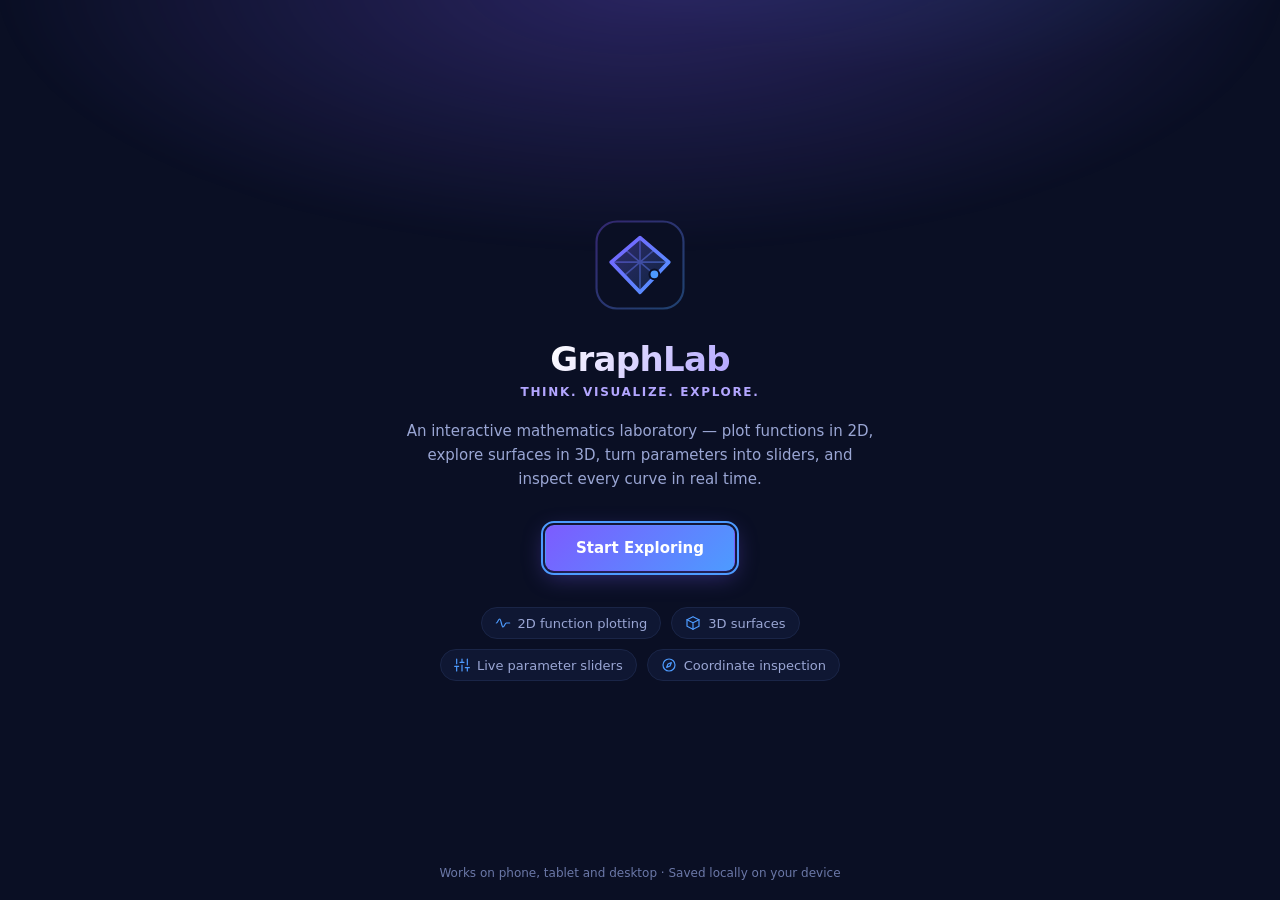
<file: index.html>
<!doctype html>
<html lang="en">
  <head>
    <meta charset="UTF-8" />
    <meta name="viewport" content="width=device-width, initial-scale=1.0, maximum-scale=1.0, user-scalable=no, viewport-fit=cover" />
    <meta name="theme-color" content="#0a0f24" />
    <meta name="mobile-web-app-capable" content="yes" />
    <meta name="apple-mobile-web-app-capable" content="yes" />
    <meta name="apple-mobile-web-app-status-bar-style" content="black-translucent" />
    <meta name="apple-mobile-web-app-title" content="GraphLab" />
    <link rel="manifest" href="./manifest.webmanifest" />
    <link rel="apple-touch-icon" href="./icons/apple-touch-icon.png" />
    <meta
      name="description"
      content="GraphLab - an interactive mathematics laboratory for exploring equations, functions and calculus."
    />
    <title>GraphLab - Think. Visualize. Explore.</title>
    <link rel="icon" type="image/png" sizes="32x32" href="./icons/favicon-32.png" />
    <link
      rel="icon"
      type="image/svg+xml"
      href="data:image/svg+xml,%3Csvg xmlns='http://www.w3.org/2000/svg' viewBox='0 0 64 64'%3E%3Crect width='64' height='64' rx='14' fill='%230a0f24'/%3E%3Cpath d='M12 46 L30 20 L44 38 L52 24' fill='none' stroke='%237c5cff' stroke-width='5' stroke-linecap='round' stroke-linejoin='round'/%3E%3Ccircle cx='30' cy='20' r='4.5' fill='%234d9bff'/%3E%3C/svg%3E"
    />
    <script type="module" crossorigin src="./assets/index-ByjTJtnn.js"></script>
    <link rel="stylesheet" crossorigin href="./assets/index-B2sHhLZY.css">
  </head>
  <body>
    <div id="root"></div>
  </body>
</html>
</file>
<file: assets/index-B2sHhLZY.css>
@font-face{font-display:block;font-family:KaTeX_AMS;font-style:normal;font-weight:400;src:url(./KaTeX_AMS-Regular-BQhdFMY1.woff2) format("woff2"),url(./KaTeX_AMS-Regular-DMm9YOAa.woff) format("woff"),url(./KaTeX_AMS-Regular-DRggAlZN.ttf) format("truetype")}@font-face{font-display:block;font-family:KaTeX_Caligraphic;font-style:normal;font-weight:700;src:url(./KaTeX_Caligraphic-Bold-Dq_IR9rO.woff2) format("woff2"),url(./KaTeX_Caligraphic-Bold-BEiXGLvX.woff) format("woff"),url(./KaTeX_Caligraphic-Bold-ATXxdsX0.ttf) format("truetype")}@font-face{font-display:block;font-family:KaTeX_Caligraphic;font-style:normal;font-weight:400;src:url(./KaTeX_Caligraphic-Regular-Di6jR-x-.woff2) format("woff2"),url(./KaTeX_Caligraphic-Regular-CTRA-rTL.woff) format("woff"),url(./KaTeX_Caligraphic-Regular-wX97UBjC.ttf) format("truetype")}@font-face{font-display:block;font-family:KaTeX_Fraktur;font-style:normal;font-weight:700;src:url(./KaTeX_Fraktur-Bold-CL6g_b3V.woff2) format("woff2"),url(./KaTeX_Fraktur-Bold-BsDP51OF.woff) format("woff"),url(./KaTeX_Fraktur-Bold-BdnERNNW.ttf) format("truetype")}@font-face{font-display:block;font-family:KaTeX_Fraktur;font-style:normal;font-weight:400;src:url(./KaTeX_Fraktur-Regular-CTYiF6lA.woff2) format("woff2"),url(./KaTeX_Fraktur-Regular-Dxdc4cR9.woff) format("woff"),url(./KaTeX_Fraktur-Regular-CB_wures.ttf) format("truetype")}@font-face{font-display:block;font-family:KaTeX_Main;font-style:normal;font-weight:700;src:url(./KaTeX_Main-Bold-Cx986IdX.woff2) format("woff2"),url(./KaTeX_Main-Bold-Jm3AIy58.woff) format("woff"),url(./KaTeX_Main-Bold-waoOVXN0.ttf) format("truetype")}@font-face{font-display:block;font-family:KaTeX_Main;font-style:italic;font-weight:700;src:url(./KaTeX_Main-BoldItalic-DxDJ3AOS.woff2) format("woff2"),url(./KaTeX_Main-BoldItalic-SpSLRI95.woff) format("woff"),url(./KaTeX_Main-BoldItalic-DzxPMmG6.ttf) format("truetype")}@font-face{font-display:block;font-family:KaTeX_Main;font-style:italic;font-weight:400;src:url(./KaTeX_Main-Italic-NWA7e6Wa.woff2) format("woff2"),url(./KaTeX_Main-Italic-BMLOBm91.woff) format("woff"),url(./KaTeX_Main-Italic-3WenGoN9.ttf) format("truetype")}@font-face{font-display:block;font-family:KaTeX_Main;font-style:normal;font-weight:400;src:url(./KaTeX_Main-Regular-B22Nviop.woff2) format("woff2"),url(./KaTeX_Main-Regular-Dr94JaBh.woff) format("woff"),url(./KaTeX_Main-Regular-ypZvNtVU.ttf) format("truetype")}@font-face{font-display:block;font-family:KaTeX_Math;font-style:italic;font-weight:700;src:url(./KaTeX_Math-BoldItalic-CZnvNsCZ.woff2) format("woff2"),url(./KaTeX_Math-BoldItalic-iY-2wyZ7.woff) format("woff"),url(./KaTeX_Math-BoldItalic-B3XSjfu4.ttf) format("truetype")}@font-face{font-display:block;font-family:KaTeX_Math;font-style:italic;font-weight:400;src:url(./KaTeX_Math-Italic-t53AETM-.woff2) format("woff2"),url(./KaTeX_Math-Italic-DA0__PXp.woff) format("woff"),url(./KaTeX_Math-Italic-flOr_0UB.ttf) format("truetype")}@font-face{font-display:block;font-family:KaTeX_SansSerif;font-style:normal;font-weight:700;src:url(./KaTeX_SansSerif-Bold-D1sUS0GD.woff2) format("woff2"),url(./KaTeX_SansSerif-Bold-DbIhKOiC.woff) format("woff"),url(./KaTeX_SansSerif-Bold-CFMepnvq.ttf) format("truetype")}@font-face{font-display:block;font-family:KaTeX_SansSerif;font-style:italic;font-weight:400;src:url(./KaTeX_SansSerif-Italic-C3H0VqGB.woff2) format("woff2"),url(./KaTeX_SansSerif-Italic-DN2j7dab.woff) format("woff"),url(./KaTeX_SansSerif-Italic-YYjJ1zSn.ttf) format("truetype")}@font-face{font-display:block;font-family:KaTeX_SansSerif;font-style:normal;font-weight:400;src:url(./KaTeX_SansSerif-Regular-DDBCnlJ7.woff2) format("woff2"),url(./KaTeX_SansSerif-Regular-CS6fqUqJ.woff) format("woff"),url(./KaTeX_SansSerif-Regular-BNo7hRIc.ttf) format("truetype")}@font-face{font-display:block;font-family:KaTeX_Script;font-style:normal;font-weight:400;src:url(./KaTeX_Script-Regular-D3wIWfF6.woff2) format("woff2"),url(./KaTeX_Script-Regular-D5yQViql.woff) format("woff"),url(./KaTeX_Script-Regular-C5JkGWo-.ttf) format("truetype")}@font-face{font-display:block;font-family:KaTeX_Size1;font-style:normal;font-weight:400;src:url(./KaTeX_Size1-Regular-mCD8mA8B.woff2) format("woff2"),url(./KaTeX_Size1-Regular-C195tn64.woff) format("woff"),url(./KaTeX_Size1-Regular-Dbsnue_I.ttf) format("truetype")}@font-face{font-display:block;font-family:KaTeX_Size2;font-style:normal;font-weight:400;src:url(./KaTeX_Size2-Regular-Dy4dx90m.woff2) format("woff2"),url(./KaTeX_Size2-Regular-oD1tc_U0.woff) format("woff"),url(./KaTeX_Size2-Regular-B7gKUWhC.ttf) format("truetype")}@font-face{font-display:block;font-family:KaTeX_Size3;font-style:normal;font-weight:400;src:url([data-uri]) format("woff2"),url(./KaTeX_Size3-Regular-CTq5MqoE.woff) format("woff"),url(./KaTeX_Size3-Regular-DgpXs0kz.ttf) format("truetype")}@font-face{font-display:block;font-family:KaTeX_Size4;font-style:normal;font-weight:400;src:url(./KaTeX_Size4-Regular-Dl5lxZxV.woff2) format("woff2"),url(./KaTeX_Size4-Regular-BF-4gkZK.woff) format("woff"),url(./KaTeX_Size4-Regular-DWFBv043.ttf) format("truetype")}@font-face{font-display:block;font-family:KaTeX_Typewriter;font-style:normal;font-weight:400;src:url(./KaTeX_Typewriter-Regular-CO6r4hn1.woff2) format("woff2"),url(./KaTeX_Typewriter-Regular-C0xS9mPB.woff) format("woff"),url(./KaTeX_Typewriter-Regular-D3Ib7_Hf.ttf) format("truetype")}.katex{font: 1.21em KaTeX_Main,Times New Roman,serif;line-height:1.2;position:relative;text-indent:0;text-rendering:auto}.katex *{-ms-high-contrast-adjust:none!important;border-color:currentColor}.katex .katex-version:after{content:"0.16.47"}.katex .katex-mathml{border:0;-webkit-clip-path:inset(50%);clip-path:inset(50%);height:1px;overflow:hidden;padding:0;position:absolute;width:1px}.katex .katex-html>.newline{display:block}.katex .base{position:relative;white-space:nowrap;width:-webkit-min-content;width:-moz-min-content;width:min-content}.katex .base,.katex .strut{display:inline-block}.katex .textbf{font-weight:700}.katex .textit{font-style:italic}.katex .textrm{font-family:KaTeX_Main}.katex .textsf{font-family:KaTeX_SansSerif}.katex .texttt{font-family:KaTeX_Typewriter}.katex .mathnormal{font-family:KaTeX_Math;font-style:italic}.katex .mathit{font-family:KaTeX_Main;font-style:italic}.katex .mathrm{font-style:normal}.katex .mathbf{font-family:KaTeX_Main;font-weight:700}.katex .boldsymbol{font-family:KaTeX_Math;font-style:italic;font-weight:700}.katex .amsrm,.katex .mathbb,.katex .textbb{font-family:KaTeX_AMS}.katex .mathcal{font-family:KaTeX_Caligraphic}.katex .mathfrak,.katex .textfrak{font-family:KaTeX_Fraktur}.katex .mathboldfrak,.katex .textboldfrak{font-family:KaTeX_Fraktur;font-weight:700}.katex .mathtt{font-family:KaTeX_Typewriter}.katex .mathscr,.katex .textscr{font-family:KaTeX_Script}.katex .mathsf,.katex .textsf{font-family:KaTeX_SansSerif}.katex .mathboldsf,.katex .textboldsf{font-family:KaTeX_SansSerif;font-weight:700}.katex .mathitsf,.katex .mathsfit,.katex .textitsf{font-family:KaTeX_SansSerif;font-style:italic}.katex .mainrm{font-family:KaTeX_Main;font-style:normal}.katex .vlist-t{border-collapse:collapse;display:inline-table;table-layout:fixed}.katex .vlist-r{display:table-row}.katex .vlist{display:table-cell;position:relative;vertical-align:bottom}.katex .vlist>span{display:block;height:0;position:relative}.katex .vlist>span>span{display:inline-block}.katex .vlist>span>.pstrut{overflow:hidden;width:0}.katex .vlist-t2{margin-right:-2px}.katex .vlist-s{display:table-cell;font-size:1px;min-width:2px;vertical-align:bottom;width:2px}.katex .vbox{align-items:baseline;display:inline-flex;flex-direction:column}.katex .hbox{width:100%}.katex .hbox,.katex .thinbox{display:inline-flex;flex-direction:row}.katex .thinbox{max-width:0;width:0}.katex .msupsub{text-align:left}.katex .mfrac>span>span{text-align:center}.katex .mfrac .frac-line{border-bottom-style:solid;display:inline-block;width:100%}.katex .hdashline,.katex .hline,.katex .mfrac .frac-line,.katex .overline .overline-line,.katex .rule,.katex .underline .underline-line{min-height:1px}.katex .mspace{display:inline-block}.katex .smash{display:inline;line-height:0}.katex .clap,.katex .llap,.katex .rlap{position:relative;width:0}.katex .clap>.inner,.katex .llap>.inner,.katex .rlap>.inner{position:absolute}.katex .clap>.fix,.katex .llap>.fix,.katex .rlap>.fix{display:inline-block}.katex .llap>.inner{right:0}.katex .clap>.inner,.katex .rlap>.inner{left:0}.katex .clap>.inner>span{margin-left:-50%;margin-right:50%}.katex .rule{border:0 solid;display:inline-block;position:relative}.katex .hline,.katex .overline .overline-line,.katex .underline .underline-line{border-bottom-style:solid;display:inline-block;width:100%}.katex .hdashline{border-bottom-style:dashed;display:inline-block;width:100%}.katex .sqrt>.root{margin-left:.2777777778em;margin-right:-.5555555556em}.katex .fontsize-ensurer.reset-size1.size1,.katex .sizing.reset-size1.size1{font-size:1em}.katex .fontsize-ensurer.reset-size1.size2,.katex .sizing.reset-size1.size2{font-size:1.2em}.katex .fontsize-ensurer.reset-size1.size3,.katex .sizing.reset-size1.size3{font-size:1.4em}.katex .fontsize-ensurer.reset-size1.size4,.katex .sizing.reset-size1.size4{font-size:1.6em}.katex .fontsize-ensurer.reset-size1.size5,.katex .sizing.reset-size1.size5{font-size:1.8em}.katex .fontsize-ensurer.reset-size1.size6,.katex .sizing.reset-size1.size6{font-size:2em}.katex .fontsize-ensurer.reset-size1.size7,.katex .sizing.reset-size1.size7{font-size:2.4em}.katex .fontsize-ensurer.reset-size1.size8,.katex .sizing.reset-size1.size8{font-size:2.88em}.katex .fontsize-ensurer.reset-size1.size9,.katex .sizing.reset-size1.size9{font-size:3.456em}.katex .fontsize-ensurer.reset-size1.size10,.katex .sizing.reset-size1.size10{font-size:4.148em}.katex .fontsize-ensurer.reset-size1.size11,.katex .sizing.reset-size1.size11{font-size:4.976em}.katex .fontsize-ensurer.reset-size2.size1,.katex .sizing.reset-size2.size1{font-size:.8333333333em}.katex .fontsize-ensurer.reset-size2.size2,.katex .sizing.reset-size2.size2{font-size:1em}.katex .fontsize-ensurer.reset-size2.size3,.katex .sizing.reset-size2.size3{font-size:1.1666666667em}.katex .fontsize-ensurer.reset-size2.size4,.katex .sizing.reset-size2.size4{font-size:1.3333333333em}.katex .fontsize-ensurer.reset-size2.size5,.katex .sizing.reset-size2.size5{font-size:1.5em}.katex .fontsize-ensurer.reset-size2.size6,.katex .sizing.reset-size2.size6{font-size:1.6666666667em}.katex .fontsize-ensurer.reset-size2.size7,.katex .sizing.reset-size2.size7{font-size:2em}.katex .fontsize-ensurer.reset-size2.size8,.katex .sizing.reset-size2.size8{font-size:2.4em}.katex .fontsize-ensurer.reset-size2.size9,.katex .sizing.reset-size2.size9{font-size:2.88em}.katex .fontsize-ensurer.reset-size2.size10,.katex .sizing.reset-size2.size10{font-size:3.4566666667em}.katex .fontsize-ensurer.reset-size2.size11,.katex .sizing.reset-size2.size11{font-size:4.1466666667em}.katex .fontsize-ensurer.reset-size3.size1,.katex .sizing.reset-size3.size1{font-size:.7142857143em}.katex .fontsize-ensurer.reset-size3.size2,.katex .sizing.reset-size3.size2{font-size:.8571428571em}.katex .fontsize-ensurer.reset-size3.size3,.katex .sizing.reset-size3.size3{font-size:1em}.katex .fontsize-ensurer.reset-size3.size4,.katex .sizing.reset-size3.size4{font-size:1.1428571429em}.katex .fontsize-ensurer.reset-size3.size5,.katex .sizing.reset-size3.size5{font-size:1.2857142857em}.katex .fontsize-ensurer.reset-size3.size6,.katex .sizing.reset-size3.size6{font-size:1.4285714286em}.katex .fontsize-ensurer.reset-size3.size7,.katex .sizing.reset-size3.size7{font-size:1.7142857143em}.katex .fontsize-ensurer.reset-size3.size8,.katex .sizing.reset-size3.size8{font-size:2.0571428571em}.katex .fontsize-ensurer.reset-size3.size9,.katex .sizing.reset-size3.size9{font-size:2.4685714286em}.katex .fontsize-ensurer.reset-size3.size10,.katex .sizing.reset-size3.size10{font-size:2.9628571429em}.katex .fontsize-ensurer.reset-size3.size11,.katex .sizing.reset-size3.size11{font-size:3.5542857143em}.katex .fontsize-ensurer.reset-size4.size1,.katex .sizing.reset-size4.size1{font-size:.625em}.katex .fontsize-ensurer.reset-size4.size2,.katex .sizing.reset-size4.size2{font-size:.75em}.katex .fontsize-ensurer.reset-size4.size3,.katex .sizing.reset-size4.size3{font-size:.875em}.katex .fontsize-ensurer.reset-size4.size4,.katex .sizing.reset-size4.size4{font-size:1em}.katex .fontsize-ensurer.reset-size4.size5,.katex .sizing.reset-size4.size5{font-size:1.125em}.katex .fontsize-ensurer.reset-size4.size6,.katex .sizing.reset-size4.size6{font-size:1.25em}.katex .fontsize-ensurer.reset-size4.size7,.katex .sizing.reset-size4.size7{font-size:1.5em}.katex .fontsize-ensurer.reset-size4.size8,.katex .sizing.reset-size4.size8{font-size:1.8em}.katex .fontsize-ensurer.reset-size4.size9,.katex .sizing.reset-size4.size9{font-size:2.16em}.katex .fontsize-ensurer.reset-size4.size10,.katex .sizing.reset-size4.size10{font-size:2.5925em}.katex .fontsize-ensurer.reset-size4.size11,.katex .sizing.reset-size4.size11{font-size:3.11em}.katex .fontsize-ensurer.reset-size5.size1,.katex .sizing.reset-size5.size1{font-size:.5555555556em}.katex .fontsize-ensurer.reset-size5.size2,.katex .sizing.reset-size5.size2{font-size:.6666666667em}.katex .fontsize-ensurer.reset-size5.size3,.katex .sizing.reset-size5.size3{font-size:.7777777778em}.katex .fontsize-ensurer.reset-size5.size4,.katex .sizing.reset-size5.size4{font-size:.8888888889em}.katex .fontsize-ensurer.reset-size5.size5,.katex .sizing.reset-size5.size5{font-size:1em}.katex .fontsize-ensurer.reset-size5.size6,.katex .sizing.reset-size5.size6{font-size:1.1111111111em}.katex .fontsize-ensurer.reset-size5.size7,.katex .sizing.reset-size5.size7{font-size:1.3333333333em}.katex .fontsize-ensurer.reset-size5.size8,.katex .sizing.reset-size5.size8{font-size:1.6em}.katex .fontsize-ensurer.reset-size5.size9,.katex .sizing.reset-size5.size9{font-size:1.92em}.katex .fontsize-ensurer.reset-size5.size10,.katex .sizing.reset-size5.size10{font-size:2.3044444444em}.katex .fontsize-ensurer.reset-size5.size11,.katex .sizing.reset-size5.size11{font-size:2.7644444444em}.katex .fontsize-ensurer.reset-size6.size1,.katex .sizing.reset-size6.size1{font-size:.5em}.katex .fontsize-ensurer.reset-size6.size2,.katex .sizing.reset-size6.size2{font-size:.6em}.katex .fontsize-ensurer.reset-size6.size3,.katex .sizing.reset-size6.size3{font-size:.7em}.katex .fontsize-ensurer.reset-size6.size4,.katex .sizing.reset-size6.size4{font-size:.8em}.katex .fontsize-ensurer.reset-size6.size5,.katex .sizing.reset-size6.size5{font-size:.9em}.katex .fontsize-ensurer.reset-size6.size6,.katex .sizing.reset-size6.size6{font-size:1em}.katex .fontsize-ensurer.reset-size6.size7,.katex .sizing.reset-size6.size7{font-size:1.2em}.katex .fontsize-ensurer.reset-size6.size8,.katex .sizing.reset-size6.size8{font-size:1.44em}.katex .fontsize-ensurer.reset-size6.size9,.katex .sizing.reset-size6.size9{font-size:1.728em}.katex .fontsize-ensurer.reset-size6.size10,.katex .sizing.reset-size6.size10{font-size:2.074em}.katex .fontsize-ensurer.reset-size6.size11,.katex .sizing.reset-size6.size11{font-size:2.488em}.katex .fontsize-ensurer.reset-size7.size1,.katex .sizing.reset-size7.size1{font-size:.4166666667em}.katex .fontsize-ensurer.reset-size7.size2,.katex .sizing.reset-size7.size2{font-size:.5em}.katex .fontsize-ensurer.reset-size7.size3,.katex .sizing.reset-size7.size3{font-size:.5833333333em}.katex .fontsize-ensurer.reset-size7.size4,.katex .sizing.reset-size7.size4{font-size:.6666666667em}.katex .fontsize-ensurer.reset-size7.size5,.katex .sizing.reset-size7.size5{font-size:.75em}.katex .fontsize-ensurer.reset-size7.size6,.katex .sizing.reset-size7.size6{font-size:.8333333333em}.katex .fontsize-ensurer.reset-size7.size7,.katex .sizing.reset-size7.size7{font-size:1em}.katex .fontsize-ensurer.reset-size7.size8,.katex .sizing.reset-size7.size8{font-size:1.2em}.katex .fontsize-ensurer.reset-size7.size9,.katex .sizing.reset-size7.size9{font-size:1.44em}.katex .fontsize-ensurer.reset-size7.size10,.katex .sizing.reset-size7.size10{font-size:1.7283333333em}.katex .fontsize-ensurer.reset-size7.size11,.katex .sizing.reset-size7.size11{font-size:2.0733333333em}.katex .fontsize-ensurer.reset-size8.size1,.katex .sizing.reset-size8.size1{font-size:.3472222222em}.katex .fontsize-ensurer.reset-size8.size2,.katex .sizing.reset-size8.size2{font-size:.4166666667em}.katex .fontsize-ensurer.reset-size8.size3,.katex .sizing.reset-size8.size3{font-size:.4861111111em}.katex .fontsize-ensurer.reset-size8.size4,.katex .sizing.reset-size8.size4{font-size:.5555555556em}.katex .fontsize-ensurer.reset-size8.size5,.katex .sizing.reset-size8.size5{font-size:.625em}.katex .fontsize-ensurer.reset-size8.size6,.katex .sizing.reset-size8.size6{font-size:.6944444444em}.katex .fontsize-ensurer.reset-size8.size7,.katex .sizing.reset-size8.size7{font-size:.8333333333em}.katex .fontsize-ensurer.reset-size8.size8,.katex .sizing.reset-size8.size8{font-size:1em}.katex .fontsize-ensurer.reset-size8.size9,.katex .sizing.reset-size8.size9{font-size:1.2em}.katex .fontsize-ensurer.reset-size8.size10,.katex .sizing.reset-size8.size10{font-size:1.4402777778em}.katex .fontsize-ensurer.reset-size8.size11,.katex .sizing.reset-size8.size11{font-size:1.7277777778em}.katex .fontsize-ensurer.reset-size9.size1,.katex .sizing.reset-size9.size1{font-size:.2893518519em}.katex .fontsize-ensurer.reset-size9.size2,.katex .sizing.reset-size9.size2{font-size:.3472222222em}.katex .fontsize-ensurer.reset-size9.size3,.katex .sizing.reset-size9.size3{font-size:.4050925926em}.katex .fontsize-ensurer.reset-size9.size4,.katex .sizing.reset-size9.size4{font-size:.462962963em}.katex .fontsize-ensurer.reset-size9.size5,.katex .sizing.reset-size9.size5{font-size:.5208333333em}.katex .fontsize-ensurer.reset-size9.size6,.katex .sizing.reset-size9.size6{font-size:.5787037037em}.katex .fontsize-ensurer.reset-size9.size7,.katex .sizing.reset-size9.size7{font-size:.6944444444em}.katex .fontsize-ensurer.reset-size9.size8,.katex .sizing.reset-size9.size8{font-size:.8333333333em}.katex .fontsize-ensurer.reset-size9.size9,.katex .sizing.reset-size9.size9{font-size:1em}.katex .fontsize-ensurer.reset-size9.size10,.katex .sizing.reset-size9.size10{font-size:1.2002314815em}.katex .fontsize-ensurer.reset-size9.size11,.katex .sizing.reset-size9.size11{font-size:1.4398148148em}.katex .fontsize-ensurer.reset-size10.size1,.katex .sizing.reset-size10.size1{font-size:.2410800386em}.katex .fontsize-ensurer.reset-size10.size2,.katex .sizing.reset-size10.size2{font-size:.2892960463em}.katex .fontsize-ensurer.reset-size10.size3,.katex .sizing.reset-size10.size3{font-size:.337512054em}.katex .fontsize-ensurer.reset-size10.size4,.katex .sizing.reset-size10.size4{font-size:.3857280617em}.katex .fontsize-ensurer.reset-size10.size5,.katex .sizing.reset-size10.size5{font-size:.4339440694em}.katex .fontsize-ensurer.reset-size10.size6,.katex .sizing.reset-size10.size6{font-size:.4821600771em}.katex .fontsize-ensurer.reset-size10.size7,.katex .sizing.reset-size10.size7{font-size:.5785920926em}.katex .fontsize-ensurer.reset-size10.size8,.katex .sizing.reset-size10.size8{font-size:.6943105111em}.katex .fontsize-ensurer.reset-size10.size9,.katex .sizing.reset-size10.size9{font-size:.8331726133em}.katex .fontsize-ensurer.reset-size10.size10,.katex .sizing.reset-size10.size10{font-size:1em}.katex .fontsize-ensurer.reset-size10.size11,.katex .sizing.reset-size10.size11{font-size:1.1996142719em}.katex .fontsize-ensurer.reset-size11.size1,.katex .sizing.reset-size11.size1{font-size:.2009646302em}.katex .fontsize-ensurer.reset-size11.size2,.katex .sizing.reset-size11.size2{font-size:.2411575563em}.katex .fontsize-ensurer.reset-size11.size3,.katex .sizing.reset-size11.size3{font-size:.2813504823em}.katex .fontsize-ensurer.reset-size11.size4,.katex .sizing.reset-size11.size4{font-size:.3215434084em}.katex .fontsize-ensurer.reset-size11.size5,.katex .sizing.reset-size11.size5{font-size:.3617363344em}.katex .fontsize-ensurer.reset-size11.size6,.katex .sizing.reset-size11.size6{font-size:.4019292605em}.katex .fontsize-ensurer.reset-size11.size7,.katex .sizing.reset-size11.size7{font-size:.4823151125em}.katex .fontsize-ensurer.reset-size11.size8,.katex .sizing.reset-size11.size8{font-size:.578778135em}.katex .fontsize-ensurer.reset-size11.size9,.katex .sizing.reset-size11.size9{font-size:.6945337621em}.katex .fontsize-ensurer.reset-size11.size10,.katex .sizing.reset-size11.size10{font-size:.8336012862em}.katex .fontsize-ensurer.reset-size11.size11,.katex .sizing.reset-size11.size11{font-size:1em}.katex .delimsizing.size1{font-family:KaTeX_Size1}.katex .delimsizing.size2{font-family:KaTeX_Size2}.katex .delimsizing.size3{font-family:KaTeX_Size3}.katex .delimsizing.size4{font-family:KaTeX_Size4}.katex .delimsizing.mult .delim-size1>span{font-family:KaTeX_Size1}.katex .delimsizing.mult .delim-size4>span{font-family:KaTeX_Size4}.katex .nulldelimiter{display:inline-block;width:.12em}.katex .delimcenter,.katex .op-symbol{position:relative}.katex .op-symbol.small-op{font-family:KaTeX_Size1}.katex .op-symbol.large-op{font-family:KaTeX_Size2}.katex .accent>.vlist-t,.katex .op-limits>.vlist-t{text-align:center}.katex .accent .accent-body{position:relative}.katex .accent .accent-body:not(.accent-full){width:0}.katex .overlay{display:block}.katex .mtable .vertical-separator{display:inline-block;min-width:1px}.katex .mtable .arraycolsep{display:inline-block}.katex .mtable .col-align-c>.vlist-t{text-align:center}.katex .mtable .col-align-l>.vlist-t{text-align:left}.katex .mtable .col-align-r>.vlist-t{text-align:right}.katex .svg-align{text-align:left}.katex svg{fill:currentColor;stroke:currentColor;display:block;height:inherit;position:absolute;width:100%}.katex svg path{stroke:none}.katex svg{fill-rule:nonzero;fill-opacity:1;stroke-width:1;stroke-linecap:butt;stroke-linejoin:miter;stroke-miterlimit:4;stroke-dasharray:none;stroke-dashoffset:0;stroke-opacity:1}.katex img{border-style:none;max-height:none;max-width:none;min-height:0;min-width:0}.katex .stretchy{display:block;overflow:hidden;position:relative;width:100%}.katex .stretchy:after,.katex .stretchy:before{content:""}.katex .hide-tail{overflow:hidden;position:relative;width:100%}.katex .halfarrow-left{left:0;overflow:hidden;position:absolute;width:50.2%}.katex .halfarrow-right{overflow:hidden;position:absolute;right:0;width:50.2%}.katex .brace-left{left:0;overflow:hidden;position:absolute;width:25.1%}.katex .brace-center{left:25%;overflow:hidden;position:absolute;width:50%}.katex .brace-right{overflow:hidden;position:absolute;right:0;width:25.1%}.katex .x-arrow-pad{padding:0 .5em}.katex .cd-arrow-pad{padding:0 .55556em 0 .27778em}.katex .mover,.katex .munder,.katex .x-arrow{text-align:center}.katex .boxpad{padding:0 .3em}.katex .fbox,.katex .fcolorbox{border:.04em solid;box-sizing:border-box}.katex .cancel-pad{padding:0 .2em}.katex .cancel-lap{margin-left:-.2em;margin-right:-.2em}.katex .sout{border-bottom-style:solid;border-bottom-width:.08em}.katex .angl{border-right:.049em solid;border-top:.049em solid;box-sizing:border-box;margin-right:.03889em}.katex .anglpad{padding:0 .03889em}.katex .eqn-num:before{content:"(" counter(katexEqnNo) ")";counter-increment:katexEqnNo}.katex .mml-eqn-num:before{content:"(" counter(mmlEqnNo) ")";counter-increment:mmlEqnNo}.katex .mtr-glue{width:50%}.katex .cd-vert-arrow{display:inline-block;position:relative}.katex .cd-label-left{display:inline-block;position:absolute;right:calc(50% + .3em);text-align:left}.katex .cd-label-right{display:inline-block;left:calc(50% + .3em);position:absolute;text-align:right}.katex-display{display:block;margin:1em 0;text-align:center}.katex-display>.katex{display:block;text-align:center;white-space:nowrap}.katex-display>.katex>.katex-html{display:block;position:relative}.katex-display>.katex>.katex-html>.tag{position:absolute;right:0}.katex-display.leqno>.katex>.katex-html>.tag{left:0;right:auto}.katex-display.fleqn>.katex{padding-left:2em;text-align:left}body{counter-reset:katexEqnNo mmlEqnNo}:root{--bg: #0a0f24;--bg-elev: #0f1630;--panel: #111a38;--panel-alt: #0d1430;--border: #233059;--border-soft: #1a2547;--text: #e7ecff;--text-dim: #9aa6d4;--text-faint: #6b78a8;--violet: #7c5cff;--blue: #4d9bff;--lavender: #b3a6ff;--success: #41d6a3;--danger: #ff6b7d;--warning: #ffcf6b;--radius: 12px;--radius-sm: 9px;--topbar-h: 52px;--font: "Inter", ui-sans-serif, system-ui, -apple-system, "Segoe UI", Roboto, sans-serif;--mono: ui-monospace, SFMono-Regular, "SF Mono", Menlo, Consolas, monospace;color-scheme:dark}*{box-sizing:border-box}html,body,#root{height:100%;margin:0}body{font-family:var(--font);background:var(--bg);color:var(--text);-webkit-font-smoothing:antialiased;text-rendering:optimizeLegibility;overscroll-behavior:none}button,input,select{font:inherit;color:inherit}button{cursor:pointer;border:none;background:none}h1,h2,h3,p,ul{margin:0}ul{padding:0;list-style:none}code{font-family:var(--mono);font-size:.85em;background:#7c5cff1f;color:var(--lavender);padding:1px 5px;border-radius:5px}:focus-visible{outline:2px solid var(--blue);outline-offset:2px}.btn{display:inline-flex;align-items:center;justify-content:center;gap:8px;padding:9px 16px;border-radius:var(--radius-sm);font-weight:600;font-size:14px;border:1px solid transparent;transition:background .15s,border-color .15s,transform .08s}.btn:active{transform:translateY(1px)}.btn-sm{padding:6px 11px;font-size:13px}.btn-lg{padding:13px 30px;font-size:15px}.btn-primary{background:linear-gradient(135deg,var(--violet),var(--blue));color:#fff;box-shadow:0 6px 22px #7c5cff59}.btn-primary:hover{box-shadow:0 8px 28px #7c5cff80}.btn-ghost{background:#7c5cff1a;color:var(--text);border-color:var(--border)}.btn-ghost:hover{background:#7c5cff33}.icon-btn{display:inline-flex;align-items:center;justify-content:center;width:38px;height:38px;border-radius:10px;color:var(--text-dim);border:1px solid transparent;transition:background .15s,color .15s,border-color .15s}.icon-btn:hover{background:#7c5cff1f;color:var(--text)}.icon-btn:disabled{opacity:.35;cursor:not-allowed}.icon-btn.is-active{background:#4d9bff2e;color:var(--blue);border-color:#4d9bff66}.icon-btn.sm{width:30px;height:30px;border-radius:8px}.icon-btn.danger:hover{background:#ff6b7d26;color:var(--danger)}.welcome{position:relative;min-height:100dvh;display:flex;flex-direction:column;align-items:center;justify-content:center;padding:32px 22px;overflow:hidden}.welcome-glow{position:absolute;inset:-30% -10% auto;height:70%;background:radial-gradient(60% 60% at 50% 40%,rgba(124,92,255,.28),transparent 70%),radial-gradient(40% 50% at 70% 20%,rgba(77,155,255,.18),transparent 70%);filter:blur(10px);pointer-events:none}.welcome-inner{position:relative;display:flex;flex-direction:column;align-items:center;text-align:center;max-width:480px;gap:6px}.welcome-title{margin-top:22px;font-size:34px;letter-spacing:-.02em;font-weight:700;background:linear-gradient(120deg,#fff,var(--lavender));-webkit-background-clip:text;background-clip:text;color:transparent}.welcome-tagline{color:var(--lavender);font-weight:600;letter-spacing:.14em;text-transform:uppercase;font-size:12px}.welcome-blurb{margin-top:14px;color:var(--text-dim);line-height:1.6;font-size:15px}.welcome .btn-lg{margin-top:28px}.welcome-features{display:flex;flex-wrap:wrap;gap:10px;justify-content:center;margin-top:30px}.welcome-features li{display:inline-flex;align-items:center;gap:7px;padding:7px 13px;font-size:13px;color:var(--text-dim);background:#111a38cc;border:1px solid var(--border-soft);border-radius:999px}.welcome-features svg{color:var(--blue)}.welcome-footer{position:absolute;bottom:20px;font-size:12px;color:var(--text-faint)}.workspace{display:flex;flex-direction:column;height:100dvh}.topbar{flex:0 0 var(--topbar-h);height:var(--topbar-h);display:flex;align-items:center;justify-content:space-between;gap:10px;padding:0 10px;background:var(--bg-elev);border-bottom:1px solid var(--border-soft);z-index:30}.topbar-left,.topbar-right{display:flex;align-items:center;gap:4px;min-width:0}.topbar-left{gap:9px;flex:1}.workspace-name{background:transparent;border:1px solid transparent;border-radius:8px;padding:6px 8px;font-weight:600;font-size:14px;min-width:0;width:100%;max-width:320px;text-overflow:ellipsis}.workspace-name:hover{border-color:var(--border-soft)}.workspace-name:focus{border-color:var(--blue);background:var(--panel-alt)}.workspace-body{position:relative;flex:1;min-height:0;display:flex;overflow:hidden}.graph-canvas{position:relative;flex:1;min-width:0;min-height:0;background:var(--bg);touch-action:none;overflow:hidden}.graph-canvas-el{display:block;width:100%;height:100%;cursor:grab}.graph-canvas-el:active{cursor:grabbing}.canvas-toolbar{position:absolute;top:10px;right:10px;display:flex;flex-direction:column;gap:6px;padding:6px;background:#0f1630d1;backdrop-filter:blur(10px);border:1px solid var(--border-soft);border-radius:12px}.canvas-toolbar .icon-btn{width:34px;height:34px}.canvas-readout{position:absolute;left:10px;bottom:10px;display:flex;gap:12px;align-items:center;padding:6px 12px;font-size:12.5px;font-family:var(--mono);color:var(--text-dim);background:#0f1630d9;backdrop-filter:blur(10px);border:1px solid var(--border-soft);border-radius:10px}.canvas-readout strong{color:var(--text);font-weight:600}.canvas-readout em{color:var(--text-faint);font-style:normal;font-size:11px}.canvas-empty{position:absolute;inset:0;display:grid;place-items:center;color:var(--text-faint);pointer-events:none}.panel{display:flex;flex-direction:column;width:384px;background:var(--panel);border-left:1px solid var(--border-soft);min-height:0}.sheet-handle{display:none}.panel-tabs{display:flex;gap:4px;padding:8px;border-bottom:1px solid var(--border-soft);background:var(--panel-alt)}.panel-tabs button{flex:1;display:inline-flex;align-items:center;justify-content:center;gap:6px;padding:9px 6px;font-size:13px;font-weight:600;color:var(--text-faint);border-radius:9px;transition:background .15s,color .15s}.panel-tabs button:hover{color:var(--text-dim);background:#7c5cff14}.panel-tabs button.is-active{color:var(--text);background:#7c5cff2e}.tab-badge{min-width:18px;height:18px;padding:0 5px;border-radius:9px;background:var(--violet);color:#fff;font-size:11px;display:inline-grid;place-items:center}.panel-body{flex:1;overflow-y:auto;overscroll-behavior:contain;padding:14px}.panel-section{display:flex;flex-direction:column;gap:12px}.panel-head{display:flex;align-items:center;justify-content:space-between}.panel-title{font-size:13px;text-transform:uppercase;letter-spacing:.1em;color:var(--text-faint);font-weight:700}.panel-count{font-size:12px;color:var(--text-faint);font-family:var(--mono)}.empty-state{display:flex;flex-direction:column;align-items:center;gap:10px;text-align:center;padding:28px 16px;color:var(--text-faint);border:1px dashed var(--border);border-radius:var(--radius);font-size:13.5px;line-height:1.5}.empty-state svg{color:var(--violet)}.eq-list{display:flex;flex-direction:column;gap:10px}.eq-row{padding:10px;border:1px solid var(--border-soft);border-radius:var(--radius);background:var(--panel-alt);transition:border-color .15s,opacity .15s}.eq-row.is-hidden{opacity:.55}.eq-row-top{display:flex;align-items:center;gap:6px}.eq-color-wrap{position:relative;width:22px;height:22px;flex:0 0 auto}.eq-color-dot{position:absolute;inset:3px;border-radius:50%;box-shadow:0 0 0 2px #0a0f24e6,0 0 10px #7c5cff66}.eq-color-input{position:absolute;inset:0;opacity:0;width:100%;height:100%;cursor:pointer}.eq-input-wrap{flex:1;min-width:0;display:flex;align-items:center;gap:6px;background:var(--bg);border:1px solid var(--border);border-radius:9px;padding:0 8px}.eq-input-wrap:focus-within{border-color:var(--blue);box-shadow:0 0 0 3px #4d9bff29}.eq-lhs{color:var(--text-faint);font-family:var(--mono);font-size:13px}.eq-input{flex:1;min-width:0;background:transparent;border:none;outline:none;padding:9px 0;font-family:var(--mono);font-size:14px}.eq-input::placeholder{color:var(--text-faint)}.eq-row-preview{margin-top:8px;min-height:22px;padding-left:4px;color:var(--text);overflow-x:auto}.eq-hint{font-size:12px;color:var(--text-faint)}.eq-error{font-size:12.5px;color:var(--danger)}.eq-swatches{display:flex;gap:6px;margin-top:8px;padding-left:4px}.swatch{width:16px;height:16px;border-radius:50%;border:1px solid rgba(255,255,255,.15)}.swatch:hover{transform:scale(1.15)}.syntax-help{margin-top:4px;border:1px solid var(--border-soft);border-radius:var(--radius);padding:10px 12px;background:var(--panel-alt);font-size:12.5px;color:var(--text-dim);line-height:1.55}.syntax-help summary{cursor:pointer;font-weight:600;color:var(--text)}.syntax-help p{margin-top:8px}.syntax-list{font-family:var(--mono);font-size:11.5px;color:var(--text-faint);word-spacing:2px}.slider-list{display:flex;flex-direction:column;gap:14px}.slider-row{padding:12px;border:1px solid var(--border-soft);border-radius:var(--radius);background:var(--panel-alt)}.slider-row-head{display:flex;align-items:center;justify-content:space-between;margin-bottom:10px}.slider-name{font-size:18px;color:var(--lavender)}.slider-value-input{width:84px;text-align:right;background:var(--bg);border:1px solid var(--border);border-radius:8px;padding:6px 9px;font-family:var(--mono);font-size:13px}.slider-value-input:focus{outline:none;border-color:var(--blue)}.slider-range{-webkit-appearance:none;appearance:none;width:100%;height:6px;border-radius:999px;background:linear-gradient(90deg,var(--violet),var(--blue));outline:none}.slider-range::-webkit-slider-thumb{-webkit-appearance:none;appearance:none;width:20px;height:20px;border-radius:50%;background:#fff;border:3px solid var(--violet);box-shadow:0 2px 8px #00000080;cursor:grab}.slider-range::-moz-range-thumb{width:18px;height:18px;border-radius:50%;background:#fff;border:3px solid var(--violet);cursor:grab}.slider-bounds{display:flex;gap:8px;margin-top:10px}.slider-bounds label{flex:1;display:flex;flex-direction:column;gap:3px;font-size:10.5px;text-transform:uppercase;letter-spacing:.06em;color:var(--text-faint)}.slider-bounds input{width:100%;background:var(--bg);border:1px solid var(--border);border-radius:7px;padding:5px 7px;font-family:var(--mono);font-size:12px}.settings-group{display:flex;flex-direction:column;gap:4px;padding:8px 12px;border:1px solid var(--border-soft);border-radius:var(--radius);background:var(--panel-alt)}.toggle-row{display:flex;align-items:center;justify-content:space-between;padding:8px 0;font-size:14px;border-bottom:1px solid var(--border-soft)}.toggle-row:last-child{border-bottom:none}.switch{position:relative;width:42px;height:24px;flex:0 0 auto}.switch input{position:absolute;opacity:0;width:100%;height:100%;margin:0;cursor:pointer}.switch-track{position:absolute;inset:0;border-radius:999px;background:#26314f;transition:background .18s}.switch-thumb{position:absolute;top:3px;left:3px;width:18px;height:18px;border-radius:50%;background:#cbd4f5;transition:transform .18s}.switch.is-on .switch-track{background:linear-gradient(135deg,var(--violet),var(--blue))}.switch.is-on .switch-thumb{transform:translate(18px);background:#fff}.field-row{display:flex;align-items:center;justify-content:space-between;gap:12px;padding:9px 0;font-size:14px}.field-row+.field-row{border-top:1px solid var(--border-soft)}.field-row select{background:var(--bg);border:1px solid var(--border);border-radius:8px;padding:7px 9px;font-size:13px}.segmented{display:inline-flex;border:1px solid var(--border);border-radius:9px;overflow:hidden;background:var(--bg)}.segmented button{padding:7px 13px;font-size:12.5px;color:var(--text-faint)}.segmented button.is-active{background:#4d9bff33;color:var(--text)}.settings-note{font-size:12px;color:var(--text-faint);line-height:1.55}.menu-wrap{position:relative}.dropdown{position:absolute;top:calc(100% + 8px);right:0;width:260px;background:var(--bg-elev);border:1px solid var(--border);border-radius:var(--radius);box-shadow:0 20px 50px #0000008c;padding:8px;z-index:40}.dropdown-head{font-size:11px;text-transform:uppercase;letter-spacing:.1em;color:var(--text-faint);padding:6px 8px}.dropdown-list{max-height:240px;overflow-y:auto}.dropdown-list li{display:flex;align-items:center;gap:2px}.dropdown-item{flex:1;display:flex;align-items:center;justify-content:space-between;gap:8px;padding:9px 10px;border-radius:8px;font-size:13.5px;color:var(--text-dim);text-align:left;min-width:0}.dropdown-item:hover{background:#7c5cff24;color:var(--text)}.dropdown-item.is-active{color:var(--text)}.dropdown-item-name{overflow:hidden;text-overflow:ellipsis;white-space:nowrap}.dropdown-del{padding:7px;border-radius:7px;color:var(--text-faint)}.dropdown-del:hover{color:var(--danger);background:#ff6b7d24}.dropdown-item.new{width:100%;margin-top:6px;color:var(--blue);justify-content:flex-start;border-top:1px solid var(--border-soft);border-radius:0 0 8px 8px;padding-top:11px}@media (max-width: 860px){.workspace-body{display:block}.graph-canvas{position:absolute;inset:0}.panel{position:absolute;left:0;right:0;bottom:0;width:100%;height:48%;border-left:none;border-top:1px solid var(--border);border-radius:16px 16px 0 0;box-shadow:0 -14px 40px #00000073;transition:height .24s cubic-bezier(.4,0,.2,1);z-index:20}.panel.sheet-peek{height:74px}.panel.sheet-half{height:46%}.panel.sheet-full{height:84%}.sheet-handle{display:flex;justify-content:center;align-items:center;height:20px;flex:0 0 20px;cursor:grab;touch-action:none}.sheet-grip{width:42px;height:4px;border-radius:999px;background:var(--border)}.canvas-readout{bottom:auto;top:10px;left:10px;font-size:11.5px}.canvas-hint{display:none}.recording-badge{top:46px}.save-toast{bottom:auto;top:78px}.canvas-toolbar{top:10px;right:10px}.welcome-title{font-size:30px}}@media (max-width: 420px){.panel-tabs button{font-size:12px;gap:4px;padding:9px 2px}.panel-tabs button svg{display:none}.workspace-name{max-width:150px}}@media (prefers-reduced-motion: reduce){*{transition:none!important}}.eq-row-preview .katex{font-size:1.05em}.slider-name .katex{font-size:1.15em}.mode-switch{display:inline-flex;flex:0 0 auto;border:1px solid var(--border);border-radius:9px;overflow:hidden;background:var(--bg)}.mode-switch button{padding:7px 12px;font-size:12.5px;font-weight:700;letter-spacing:.02em;color:var(--text-faint)}.mode-switch button:hover{color:var(--text-dim)}.mode-switch button.is-active{background:linear-gradient(135deg,var(--violet),var(--blue));color:#fff}.surface-view canvas{touch-action:none;cursor:grab}.surface-view canvas:active{cursor:grabbing}.canvas-hint{position:absolute;left:10px;bottom:10px;display:inline-flex;align-items:center;gap:6px;padding:5px 11px;font-size:11px;color:var(--text-faint);background:#0f1630d1;backdrop-filter:blur(10px);border:1px solid var(--border-soft);border-radius:999px;pointer-events:none}.canvas-hint svg{color:var(--blue)}.surface-presets{display:flex;flex-wrap:wrap;align-items:center;gap:6px}.presets-label{font-size:11px;text-transform:uppercase;letter-spacing:.08em;color:var(--text-faint)}.chip{padding:5px 11px;font-size:12px;color:var(--text-dim);background:var(--panel-alt);border:1px solid var(--border);border-radius:999px;transition:color .15s,border-color .15s}.chip:hover{color:var(--text);border-color:var(--violet)}.range-row{padding:9px 0}.range-row+.range-row{border-top:1px solid var(--border-soft)}.range-row-head{display:flex;align-items:center;justify-content:space-between;font-size:14px;margin-bottom:9px}.range-value{font-family:var(--mono);font-size:12.5px;color:var(--text-dim)}.icon-btn.is-recording{color:var(--danger);background:#ff6b7d29;border-color:#ff6b7d73}.recording-badge{position:absolute;top:10px;left:10px;display:inline-flex;align-items:center;gap:7px;padding:5px 11px;font-size:11.5px;font-weight:600;letter-spacing:.04em;color:#ffd7dd;background:#ff6b7d2e;border:1px solid rgba(255,107,125,.5);border-radius:999px;z-index:6}.rec-dot{width:8px;height:8px;border-radius:50%;background:var(--danger);animation:rec-pulse 1.1s ease-in-out infinite}@keyframes rec-pulse{0%,to{opacity:1}50%{opacity:.25}}.save-toast{position:absolute;left:10px;right:10px;bottom:10px;display:flex;align-items:center;justify-content:space-between;gap:8px;padding:9px 12px;font-size:12.5px;color:var(--text);background:#0f1630f2;border:1px solid var(--border);border-radius:10px;z-index:6}.toggle-label{display:flex;flex-direction:column;gap:2px}.toggle-hint{font-style:normal;font-size:11px;color:var(--text-faint)}.field-row.stacked{flex-direction:column;align-items:stretch;gap:8px}.mode-hint{font-size:11.5px;color:var(--text-faint);margin:-2px 0 4px}.anim-block{display:flex;flex-direction:column;gap:10px;padding:12px;border:1px solid var(--border-soft);border-radius:var(--radius);background:var(--panel-alt)}.anim-block-head{display:flex;align-items:baseline;justify-content:space-between;gap:8px}.anim-block-title{font-size:11px;text-transform:uppercase;letter-spacing:.1em;color:var(--text-faint);font-weight:700}.anim-count{font-size:11px;color:var(--violet);font-weight:600}.anim-grid{display:grid;grid-template-columns:repeat(2,minmax(0,1fr));gap:7px}.anim-chip{padding:9px 8px;font-size:12.5px;font-weight:600;text-align:center;color:var(--text-dim);background:var(--bg);border:1px solid var(--border);border-radius:9px;transition:color .15s,border-color .15s,background .15s,transform .08s;overflow:hidden;text-overflow:ellipsis;white-space:nowrap}.anim-chip:hover{color:var(--text);border-color:var(--violet)}.anim-chip:active{transform:scale(.97)}.anim-chip.is-active{color:#fff;border-color:transparent;background:linear-gradient(135deg,var(--violet),var(--blue));box-shadow:0 4px 16px #7c5cff59}@media (max-width: 420px){.anim-chip{font-size:11.5px;padding:8px 4px}}.morph-readout{bottom:44px;border-color:#7c5cff80;color:var(--lavender)}.morph-readout strong{color:#fff}@media (max-width: 860px){.morph-readout{bottom:auto;top:46px}}.anim-summary{margin:0;padding:7px 9px;font-size:11.5px;font-weight:600;color:var(--lavender);background:#7c5cff1f;border-radius:8px;line-height:1.4}.anim-actions{display:flex;gap:8px}.anim-actions .btn{flex:1}
</file>
